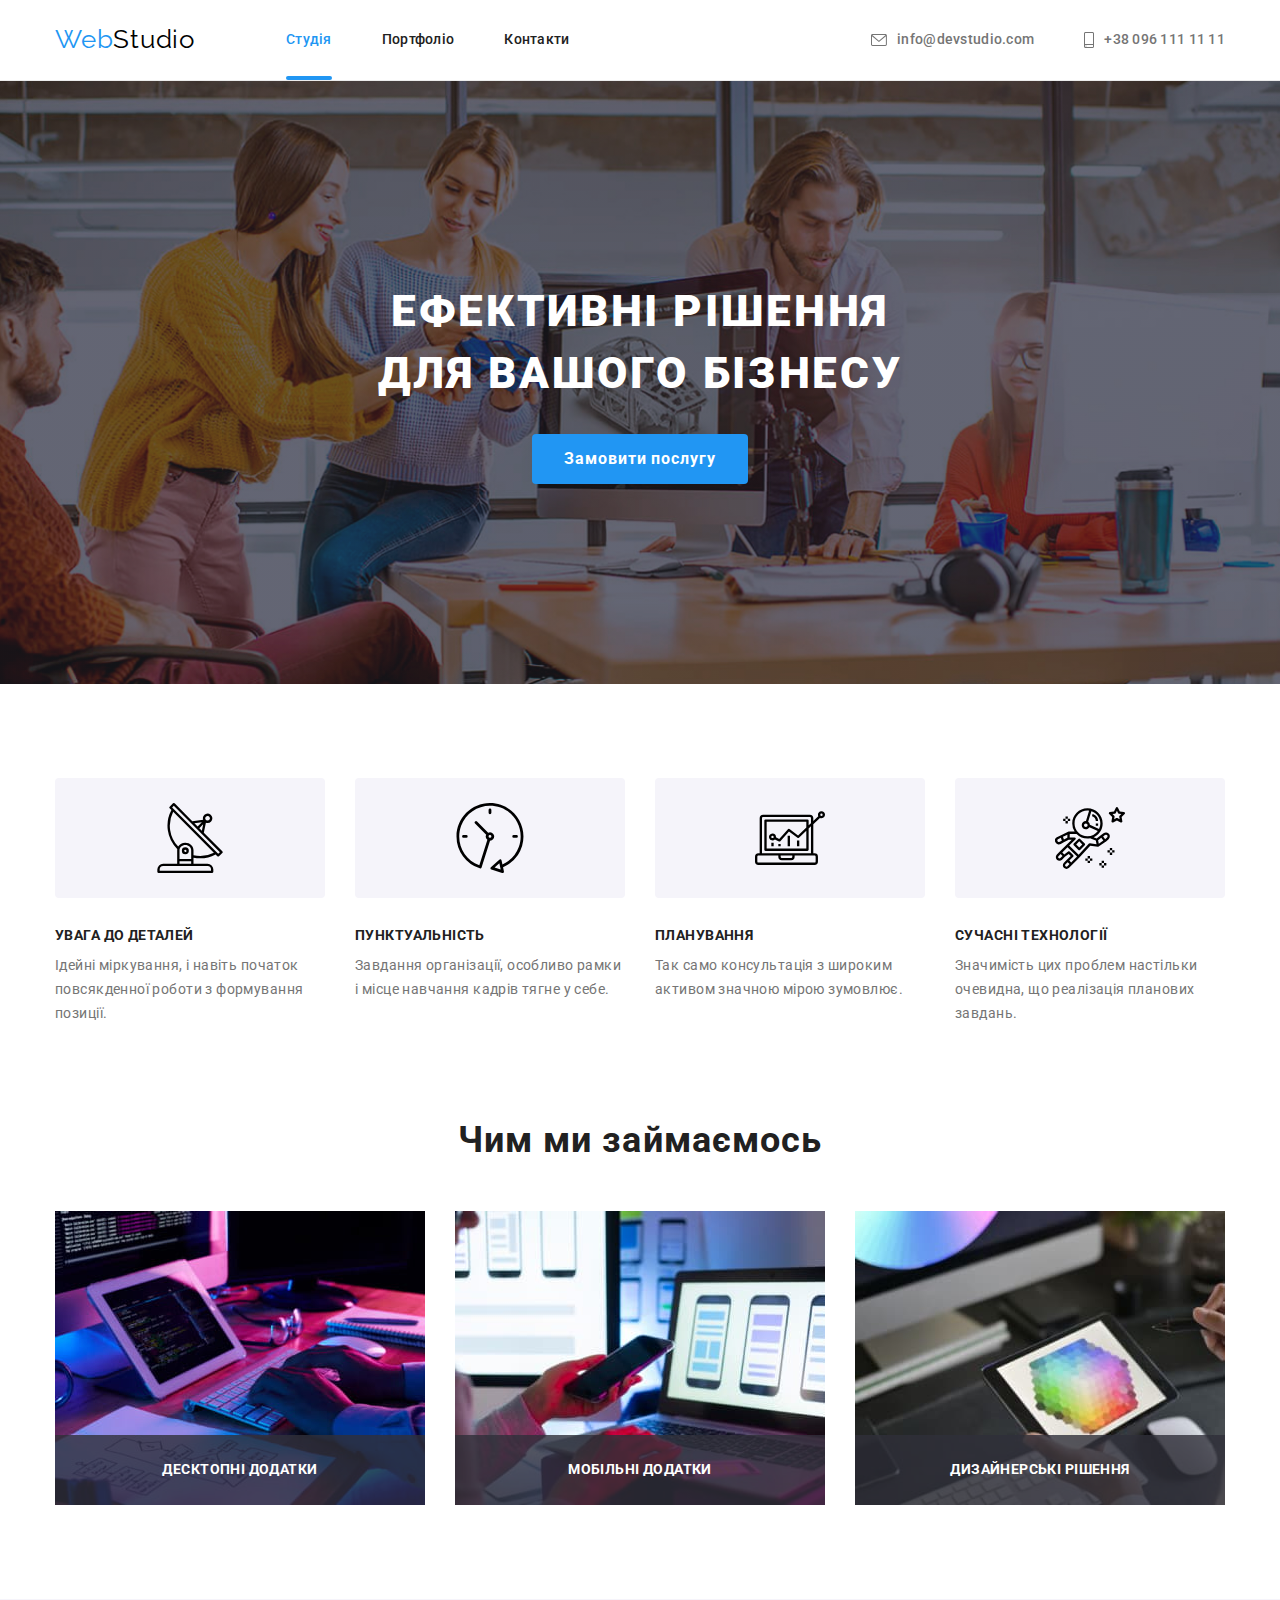
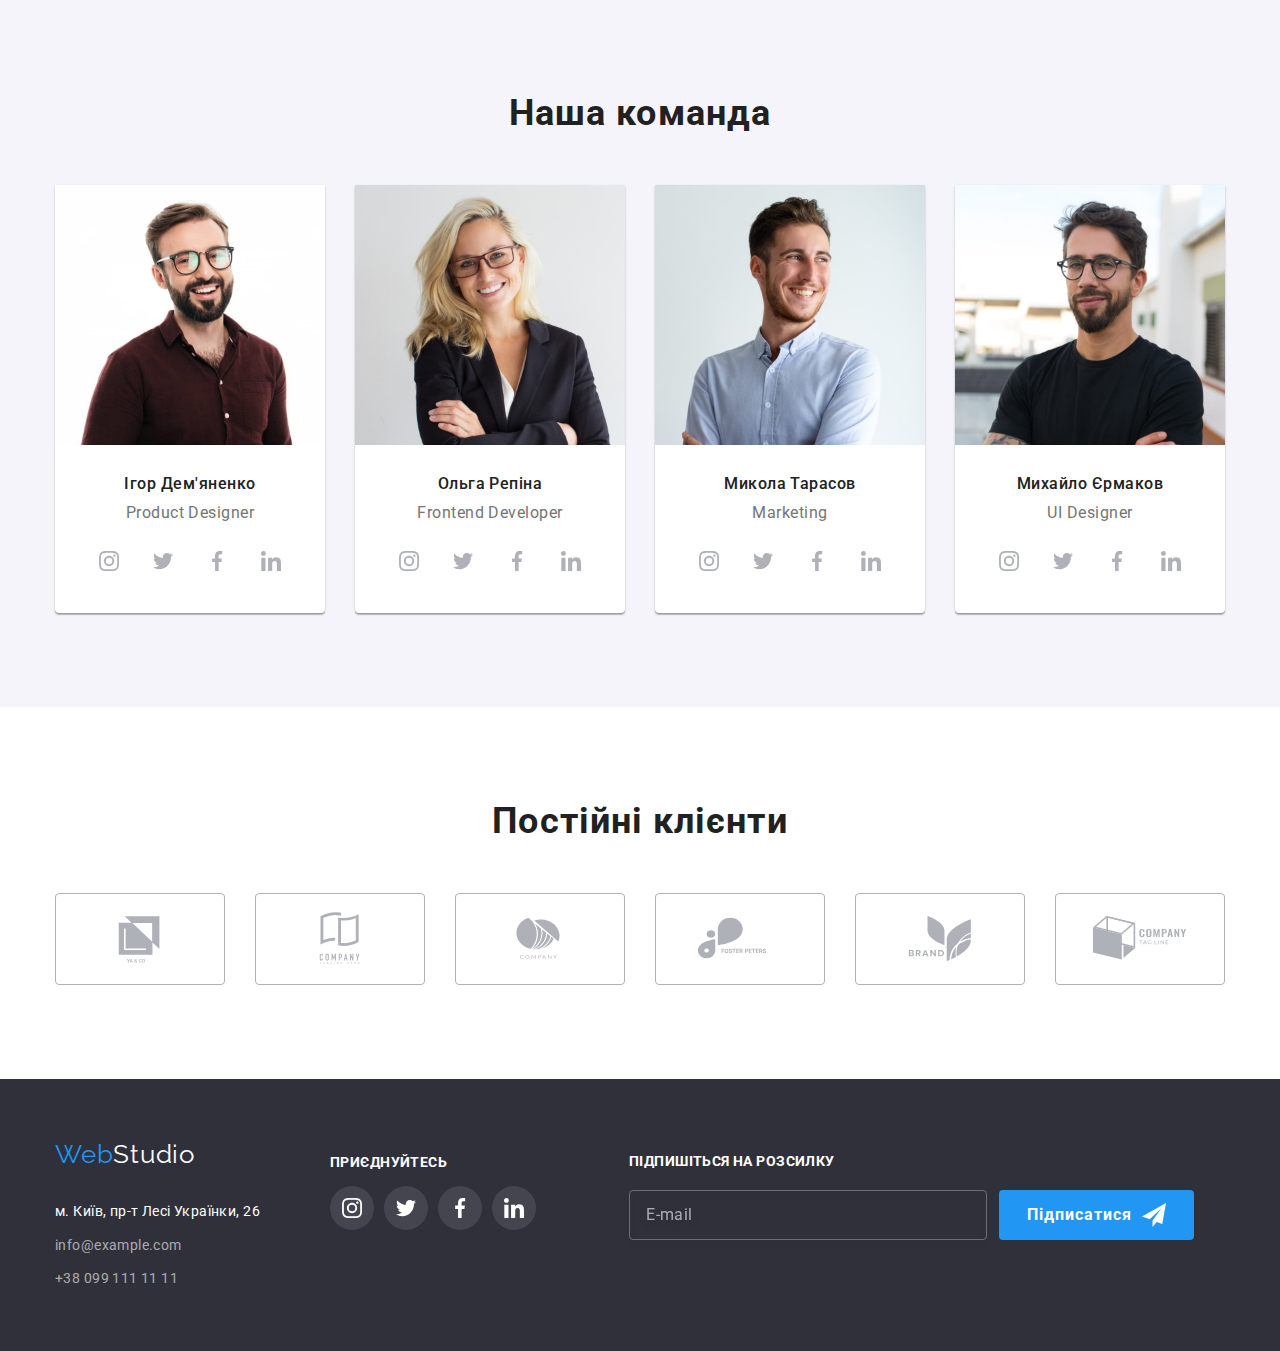
<file: index.html>
<!DOCTYPE html>
<html lang="uk">

<head>
  <meta charset="UTF-8" />
  <meta http-equiv="X-UA-Compatible" content="IE=edge" />
  <meta name="viewport" content="width=device-width, initial-scale=1.0" />
  <title>Document</title>
  <link rel="preconnect" href="https://fonts.googleapis.com" />
  <link rel="preconnect" href="https://fonts.gstatic.com" crossorigin />
  <link href="https://fonts.googleapis.com/css2?family=Raleway:wght@700&family=Roboto:wght@400;500;700;900&display=swap"
    rel="stylesheet" />
  <link rel="stylesheet"
    href="https://cdnjs.cloudflare.com/ajax/libs/modern-normalize/1.0.0/modern-normalize.min.css" />
  <link rel="stylesheet" href="./css/style.css" />
</head>

<body>
  <!-- Шапка -->
  <header class="header">
    <div class="container header-container">
      <a class="header-logo link logo" href="./index.html">Web<span class="part-logo">Studio</span></a>
      <nav>
        <ul class="navigation list">
          <li><a class="link current">Студія</a></li>
          <li><a class="link" href="./portfolio.html">Портфоліо</a></li>
          <li><a class="link" href="">Контакти</a></li>
        </ul>
      </nav>
      <ul class="header-contacts list">
        <li>
          <a class="link" href="mailto:info@devstudio.com">
            <svg class="icon" width="16" height="12">
              <use href="./images/symbol-defs.svg#icon-letter"></use>
            </svg>
            info@devstudio.com</a>
        </li>
        <li><a class="link" href="tel:+380961111111">
            <svg class="icon" width="10" height="16">
              <use href="./images/symbol-defs.svg#icon-phone"></use>
            </svg>
            +38 096 111 11 11</a></li>
      </ul>
    </div>
  </header>
  <!-- Основной контент сайта -->
  <main>
    <!-- Блок "герой"-->
    <section class="hero">
      <h1 class="main-title">
        Ефективні рішення <br />
        для вашого бізнесу
      </h1>
      <button type="button" class="button order-service" data-modal-open>Замовити послугу</button>
    </section>

    <section class="qualities">
      <div class="container">
        <!-- Заголовок секции которого нет в макете (нужно будет скрыть) -->
        <h2 class="section-header is-hidden">Наші якості</h2>
        <ul class="qualities-list list">
          <li class="item">
            <div class="box">
              <svg class="icon">
                <use href="./images/symbol-defs.svg#icon-antenna"></use>
              </svg>
            </div>
            <h3 class="title">Увага до деталей</h3>
            <p class="text">
              Ідейні міркування, і навіть початок повсякденної роботи з формування позиції.
            </p>
          </li>
          <li class="item">
            <div class="box">
              <svg class="icon">
                <use href="./images/symbol-defs.svg#icon-clock"></use>
              </svg>
            </div>
            <h3 class="title">Пунктуальність</h3>
            <p class="text">
              Завдання організації, особливо рамки і місце навчання кадрів тягне у себе.
            </p>
          </li>
          <li class="item">
            <div class="box">
              <svg class="icon">
                <use href="./images/symbol-defs.svg#icon-diagram"></use>
              </svg>
            </div>
            <h3 class="title">Планування</h3>
            <p class="text">Так само консультація з широким активом значною мірою зумовлює.</p>
          </li>
          <li class="item">
            <div class="box">
              <svg class="icon">
                <use href="./images/symbol-defs.svg#icon-astronaut"></use>
              </svg>
            </div>
            <h3 class="title">Сучасні технології</h3>
            <p class="text">
              Значимість цих проблем настільки очевидна, що реалізація планових завдань.
            </p>
          </li>
        </ul>
      </div>
    </section>

    <!-- Секция Чем мы занимаеся -->
    <section class="we-doing">
      <div class="container ">
        <h2 class="section-header">Чим ми займаємось</h2>
        <ul class="list we-doing-list">
          <li class="item">
            <img src="./images/box-1.jpg" alt="Чоловік займається програмуванням" width="370" />
            <p class="we-doing-text">Десктопні додатки</p>
          </li>
          <li class="item">
            <img src="./images/box-2.jpg" alt="Дівчина синхронізовує компьютер з телефоном" width="370" />
            <p class="we-doing-text">Мобільні додатки</p>
          </li>
          <li class="item">
            <img src="./images/box-3.jpg" alt="Планшет з палітрою кольорів" width="370" />
            <p class="we-doing-text">Дизайнерські рішення</p>
          </li>
        </ul>
      </div>
    </section>

    <!-- Секция "Наша команда" -->
    <section class="our-team">
      <div class="container">
        <h2 class="section-header">Наша команда</h2>
        <ul class="teams list">
          <li class="item">
            <img src="./images/team-card-1.jpg" alt="Фото Ігора Дем'яненко" width="270" />
            <div class="box">
              <h3 class="title">Ігор Дем'яненко</h3>
              <p class="text">Product Designer</p>
              <ul class="soc-media">
                <li class="media-item">
                  <a class="media-link link" href="">
                    <svg class="icon" width="20" height="20">
                      <use href="./images/symbol-defs.svg#icon-instagram"></use>
                    </svg>
                  </a>
                </li>
                <li class="media-item">
                  <a class="media-link link" href="">
                    <svg class="icon" width="20" height="20">
                      <use href="./images/symbol-defs.svg#icon-twitter"></use>
                    </svg>
                  </a>
                </li>
                <li class="media-item">
                  <a class="media-link link" href="">
                    <svg class="icon" width="20" height="20">
                      <use href="./images/symbol-defs.svg#icon-facebook"></use>
                    </svg>
                  </a>
                </li>
                <li class="media-item">
                  <a class="media-link link" href="">
                    <svg class="icon" width="20" height="20">
                      <use href="./images/symbol-defs.svg#icon-linkedin"></use>
                    </svg>
                  </a>
                </li>
              </ul>
            </div>
          </li>
          <li class="item">
            <img src="./images/team-card-2.jpg" alt="Фото Ольги Репіної" width="270" />
            <div class="box">
              <h3 class="title">Ольга Репіна</h3>
              <p class="text">Frontend Developer</p>
              <ul class="soc-media">
                <li class="media-item">
                  <a class="media-link link" href="">
                    <svg class="icon" width="20" height="20">
                      <use href="./images/symbol-defs.svg#icon-instagram"></use>
                    </svg>
                  </a>
                </li>
                <li class="media-item">
                  <a class="media-link link" href="">
                    <svg class="icon" width="20" height="20">
                      <use href="./images/symbol-defs.svg#icon-twitter"></use>
                    </svg>
                  </a>
                </li>
                <li class="media-item">
                  <a class="media-link link" href="">
                    <svg class="icon" width="20" height="20">
                      <use href="./images/symbol-defs.svg#icon-facebook"></use>
                    </svg>
                  </a>
                </li>
                <li class="media-item">
                  <a class="media-link link" href="">
                    <svg class="icon" width="20" height="20">
                      <use href="./images/symbol-defs.svg#icon-linkedin"></use>
                    </svg>
                  </a>
                </li>
              </ul>
            </div>
          </li>
          <li class="item">
            <img src="./images/team-card-3.jpg" alt="Фото Миколи Тарасова" width="270" />
            <div class="box">
              <h3 class="title">Микола Тарасов</h3>
              <p class="text">Marketing</p>
              <ul class="soc-media">
                <li class="media-item">
                  <a class="media-link link" href="">
                    <svg class="icon" width="20" height="20">
                      <use href="./images/symbol-defs.svg#icon-instagram"></use>
                    </svg>
                  </a>
                </li>
                <li class="media-item">
                  <a class="media-link link" href="">
                    <svg class="icon" width="20" height="20">
                      <use href="./images/symbol-defs.svg#icon-twitter"></use>
                    </svg>
                  </a>
                </li>
                <li class="media-item">
                  <a class="media-link link" href="">
                    <svg class="icon" width="20" height="20">
                      <use href="./images/symbol-defs.svg#icon-facebook"></use>
                    </svg>
                  </a>
                </li>
                <li class="media-item">
                  <a class="media-link link" href="">
                    <svg class="icon" width="20" height="20">
                      <use href="./images/symbol-defs.svg#icon-linkedin"></use>
                    </svg>
                  </a>
                </li>
              </ul>
            </div>
          </li>
          <li class="item">
            <img src="./images/team-card-4.jpg" alt="Фото Михаила Єрмакова" width="270" />
            <div class="box">
              <h3 class="title">Михайло Єрмаков</h3>
              <p class="text">UI Designer</p>
              <ul class="soc-media">
                <li class="media-item">
                  <a class="media-link link" href="">
                    <svg class="icon" width="20" height="20">
                      <use href="./images/symbol-defs.svg#icon-instagram"></use>
                    </svg>
                  </a>
                </li>
                <li class="media-item">
                  <a class="media-link link" href="">
                    <svg class="icon" width="20" height="20">
                      <use href="./images/symbol-defs.svg#icon-twitter"></use>
                    </svg>
                  </a>
                </li>
                <li class="media-item">
                  <a class="media-link link" href="">
                    <svg class="icon" width="20" height="20">
                      <use href="./images/symbol-defs.svg#icon-facebook"></use>
                    </svg>
                  </a>
                </li>
                <li class="media-item">
                  <a class="media-link link" href="">
                    <svg class="icon" width="20" height="20">
                      <use href="./images/symbol-defs.svg#icon-linkedin"></use>
                    </svg>
                  </a>
                </li>
              </ul>
            </div>
          </li>
        </ul>
      </div>
    </section>

    <!-- Секция наши клиенты -->
    <section class="clients">
      <div class="container">
        <h2 class="section-header">Постійні клієнти</h2>
        <ul class="clients-labels">
          <li class="item"><a href="#" class="link">
              <svg class="icon" width="106" height="60">
                <use href="./images/symbol-defs.svg#icon-Logo"></use>
              </svg>
            </a></li>
          <li class="item"><a href="#" class="link">
              <svg class="icon" width="106" height="60">
                <use href="./images/symbol-defs.svg#icon-Logo-1"></use>
              </svg>
            </a></li>
          <li class="item"><a href="#" class="link">
              <svg class="icon" width="106" height="60">
                <use href="./images/symbol-defs.svg#icon-Logo-2"></use>
              </svg>
            </a></li>
          <li class="item"><a href="#" class="link"><svg class="icon" width="106" height="60">
                <use href="./images/symbol-defs.svg#icon-Logo-3"></use>
              </svg></a></li>
          <li class="item"><a href="#" class="link"><svg class="icon" width="106" height="60">
                <use href="./images/symbol-defs.svg#icon-Logo-4"></use>
              </svg></a></li>
          <li class="item"><a href="#" class="link"><svg class="icon" width="106" height="60">
                <use href="./images/symbol-defs.svg#icon-Logo-5"></use>
              </svg></a></li>
        </ul>
      </div>
    </section>
  </main>
  <!-- Основной Футер (подвал) сайта-->
  <footer class="footer">
    <div class="container">
      <div class="box">
        <a class="footer-logo link logo" href="./index.html">Web<span class="part-logo-footer">Studio</span></a>
        <address>
          <ul class="footer-contacts list">
            <li><a href="" class="link home">м. Київ, пр-т Лесі Українки, 26</a></li>
            <li><a href="mailto:info@example.com" class="link mail">info@example.com</a></li>
            <li><a href="tel:+380991111111" class="link tel">+38 099 111 11 11</a></li>
          </ul>
        </address>
      </div>

      <div class="footer-media">
        <h2 class="media-header">приєднуйтесь</h2>
        <ul class="soc-media footer-soc-media">
          <li class="media-item">
            <a class="media-link link" href="">
              <svg class="icon" width="20" height="20">
                <use href="./images/symbol-defs.svg#icon-instagram"></use>
              </svg>
            </a>
          </li>
          <li class="media-item">
            <a class="media-link link" href="">
              <svg class="icon" width="20" height="20">
                <use href="./images/symbol-defs.svg#icon-twitter"></use>
              </svg>
            </a>
          </li>
          <li class="media-item">
            <a class="media-link link" href="">
              <svg class="icon" width="20" height="20">
                <use href="./images/symbol-defs.svg#icon-facebook"></use>
              </svg>
            </a>
          </li>
          <li class="media-item">
            <a class="media-link link" href="">
              <svg class="icon" width="20" height="20">
                <use href="./images/symbol-defs.svg#icon-linkedin"></use>
              </svg>
            </a>
          </li>
        </ul>

      </div>

      <form class="footer-form" autocomplete="off">
        <h2 class="footer-form-title">Підпишіться на розсилку</h2>
        <div class="footer-holder">
          <label for="email-footer">
            <input class="input-footer" type="email" name="email-footer" id="email-footer" placeholder="E-mail">
          </label>
          <button class="button footer-btn" type="submit"><span>Підписатися</span>
            <svg class="icon" width="24" height="24">
              <use href="./images/symbol-defs.svg#icon-send"></use>
            </svg>
          </button>
        </div>
      </form>

    </div>
  </footer>
  <div class="backdrop closed" data-modal>
    <div class="modal ">
      <form class="form" autocomplete="off">
        <h2 class="form-title">Залиште свої дані, ми вам передзвонимо</h2>


        <ul class="form-list">
          <li class="item">
            <label class="label" for="name">Ім'я</label>
            <div class="box">
              <input class="input name-input" type="text" id="name" name="name">
              <svg class="icon" width="18" height="18">
                <use href="./images/symbol-defs.svg#icon-person"></use>
              </svg>

            </div>
          </li>
          <li class="item"><label class="label" for="phone">Телефон</label>
            <div class="box">
              <input class="input phone-input" type="tel" id="phone" name="tel">
              <svg class="icon" width="18" height="18">
                <use href="./images/symbol-defs.svg#icon-tel"></use>
              </svg>
            </div>
          </li>
          <li class="item"><label class="label" for="email">Пошта</label>
            <div class="box">
              <input class="input phone-input" type="email" id="email" name="mail">
              <svg class="icon" width="18" height="18">
                <use href="./images/symbol-defs.svg#icon-email"></use>
              </svg>

            </div>
          </li>
          <li class="item"><label class="label" for="comments">Коментар</label>
            <textarea class="textarea-comment" placeholder="Введіть текст" name="comment" id="comments" cols="30"
              rows="10"></textarea>
          </li>

        </ul>
        <label class="lable checkbox-lable" for="checkbox">
          <input class="checkbox" type="checkbox" name="checkbox" id="checkbox">
          <span class="checkbox-text">Погоджуюся з розсилкою та приймаю&nbsp;</span><a class="checkbox-link"
            href="#">Умови
            договору</a>
          <div class="cust-checkbox">
            <svg class="checkbox-icon" width="18" height="18">
              <use href="./images/symbol-defs.svg#icon-vector"></use>
            </svg>
          </div>

        </label>
        <button class="button btn-submit" type="submit">Відправити</button>

      </form>
      <button class="close-modal" type="button" data-modal-close>
        <svg width="11" height="11">
          <use href="./images/symbol-defs.svg#icon-cross"></use>
        </svg>
      </button>
    </div>
  </div>
  <script src="./js/test.js"></script>
</body>

</html>
</file>
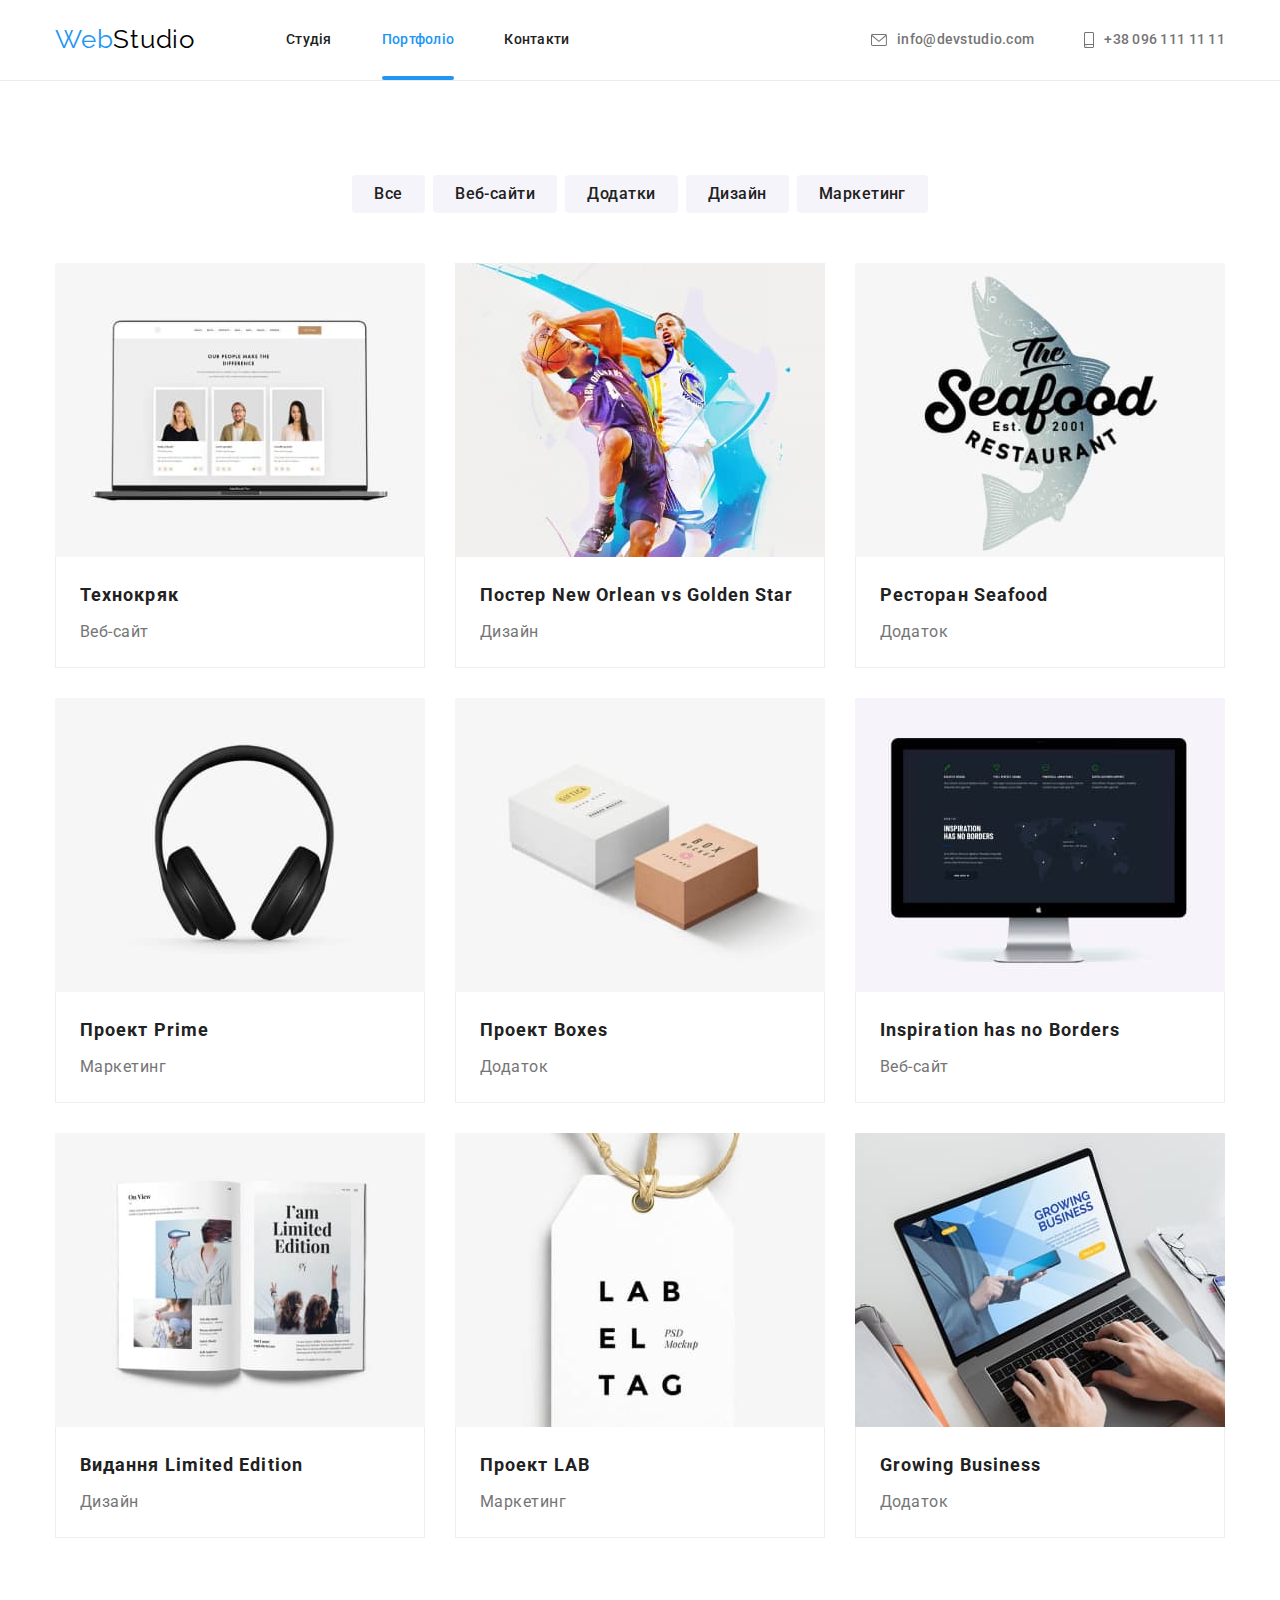
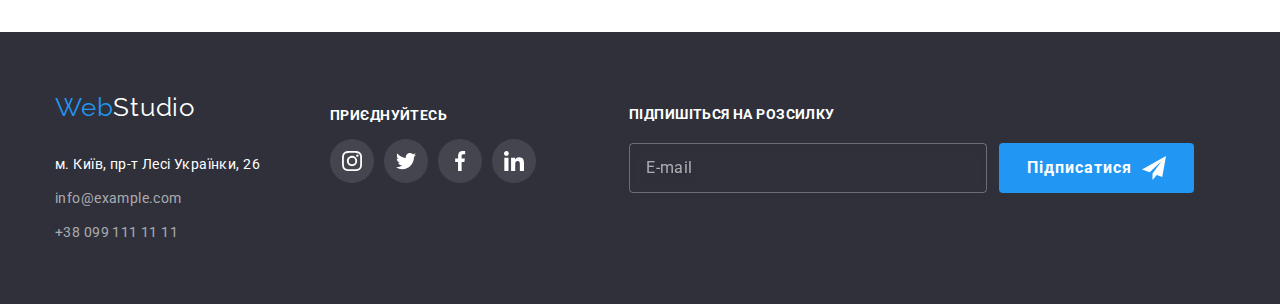
<file: portfolio.html>
<!DOCTYPE html>
<html lang="ru">

<head>
  <meta charset="UTF-8" />
  <meta http-equiv="X-UA-Compatible" content="IE=edge" />
  <meta name="viewport" content="width=device-width, initial-scale=1.0" />
  <title>Document</title>
  <link rel="preconnect" href="https://fonts.googleapis.com" />
  <link rel="preconnect" href="https://fonts.gstatic.com" crossorigin />
  <link href="https://fonts.googleapis.com/css2?family=Raleway:wght@700&family=Roboto:wght@400;500;700;900&display=swap"
    rel="stylesheet" />
  <link rel="stylesheet"
    href="https://cdnjs.cloudflare.com/ajax/libs/modern-normalize/1.0.0/modern-normalize.min.css" />
  <link rel="stylesheet" href="./css/style.css" />
</head>

<body>
  <!-- Основная шапка сайта -->
  <header class="header">
    <div class="container header-container">
      <a class="header-logo link logo" href="./index.html">Web<span class="part-logo">Studio</span></a>
      <nav>
        <ul class="navigation list">
          <li><a class="link " href="./index.html">Студія</a></li>
          <li><a class="link current" href="">Портфоліо</a></li>
          <li><a class="link" href="">Контакти</a></li>
        </ul>
      </nav>
      <ul class="header-contacts list">
        <li>
          <a class="link" href="mailto:info@devstudio.com">
            <svg class="icon" width="16" height="12">
              <use href="./images/symbol-defs.svg#icon-letter"></use>
            </svg>
            info@devstudio.com</a>
        </li>
        <li><a class="link" href="tel:+380961111111">
            <svg class="icon" width="10" height="16">
              <use href="./images/symbol-defs.svg#icon-phone"></use>
            </svg>
            +38 096 111 11 11</a></li>
      </ul>
    </div>
  </header>
  <!-- Основной контент сайта -->
  <main>
    <section class="portfolio">
      <div class="container">
        <h1 class="is-hidden">Проекти</h1>
        <ul class="btn-list list">
          <li class="item"><button type="button" class="button filter">Все</button></li>
          <li class="item"><button type="button" class="button filter">Веб-сайти</button></li>
          <li class="item"><button type="button" class="button filter">Додатки</button></li>
          <li class="item"><button type="button" class="button filter">Дизайн</button></li>
          <li class="item"><button type="button" class="button filter">Маркетинг</button></li>
        </ul>
        <ul class="projects list">
          <li class="item">
            <a class="link" href="">
              <div class="holder">
                <img src="./images/img.jpg" alt="Экран ноутбука" width="370" />
                <div class="overlay">
                  <p class="overlay-text">Ресурс пропонує комплексні пропозиції з різним рівнем функціоналу та сервісів.
                    Все це дозволить
                    відвідувачу отримати
                    вичерпні відомості про компанію чи приватну особу.</p>
                </div>
              </div>
              <div class="box">
                <h2 class="title">Технокряк</h2>
                <p class="text">Веб-сайт</p>
              </div>
            </a>
          </li>
          <li class="item">
            <a href="" class="link">
              <div class="holder"><img src="./images/img-1.jpg" alt="Два баскетболиста" width="370" />
                <div class="overlay">
                  <p class="overlay-text">Ресурс пропонує комплексні пропозиції з різним рівнем функціоналу та сервісів.
                    Все це дозволить
                    відвідувачу отримати
                    вичерпні відомості про компанію чи приватну особу.</p>
                </div>
              </div>
              <div class="box">
                <h2 class="title">Постер New Orlean vs Golden Star</h2>
                <p class="text">Дизайн</p>
              </div>
            </a>
          </li>
          <li class="item">
            <a href="" class="link">
              <div class="holder"><img src="./images/img-2.jpg" alt="Логотип ресторана в виде рыбы" width="370" />
                <div class="overlay">
                  <p class="overlay-text">Ресурс пропонує комплексні пропозиції з різним рівнем функціоналу та сервісів.
                    Все це дозволить
                    відвідувачу отримати
                    вичерпні відомості про компанію чи приватну особу.</p>
                </div>
              </div>
              <div class="box">
                <h2 class="title">Ресторан Seafood</h2>
                <p class="text">Додаток</p>
              </div>
            </a>
          </li>
          <li class="item">
            <a href="" class="link">
              <div class="holder"><img src="./images/img-3.jpg" alt="Наушники" width="370" />
                <div class="overlay">
                  <p class="overlay-text">Ресурс пропонує комплексні пропозиції з різним рівнем функціоналу та сервісів.
                    Все це дозволить
                    відвідувачу отримати
                    вичерпні відомості про компанію чи приватну особу.</p>
                </div>
              </div>
              <div class="box">
                <h2 class="title">Проект Prime</h2>
                <p class="text">Маркетинг</p>
              </div>
            </a>
          </li>
          <li class="item">
            <a href="" class="link">
              <div class="holder"><img src="./images/img-4.jpg" alt="Две коробочки" width="370" />
                <div class="overlay">
                  <p class="overlay-text">Ресурс пропонує комплексні пропозиції з різним рівнем функціоналу та сервісів.
                    Все це дозволить
                    відвідувачу отримати
                    вичерпні відомості про компанію чи приватну особу.</p>
                </div>
              </div>
              <div class="box">
                <h2 class="title">Проект Boxes</h2>
                <p class="text">Додаток</p>
              </div>
            </a>
          </li>
          <li class="item">
            <a href="" class="link">
              <div class="holder"><img src="./images/img-5.jpg" alt="Монитор" width="370" />
                <div class="overlay">
                  <p class="overlay-text">Ресурс пропонує комплексні пропозиції з різним рівнем функціоналу та сервісів.
                    Все це дозволить
                    відвідувачу отримати
                    вичерпні відомості про компанію чи приватну особу.</p>
                </div>
              </div>
              <div class="box">
                <h2 class="title">Inspiration has no Borders</h2>
                <p class="text">Веб-сайт</p>
              </div>
            </a>
          </li>
          <li class="item">
            <a href="" class="link">
              <div class="holder"><img src="./images/img-6.jpg" alt="Журнал" width="370" />
                <div class="overlay">
                  <p class="overlay-text">Ресурс пропонує комплексні пропозиції з різним рівнем функціоналу та сервісів.
                    Все це дозволить
                    відвідувачу отримати
                    вичерпні відомості про компанію чи приватну особу.</p>
                </div>
              </div>
              <div class="box">
                <h2 class="title">Видання Limited Edition</h2>
                <p class="text">Дизайн</p>
              </div>
            </a>
          </li>
          <li class="item">
            <a href="" class="link">
              <div class="holder"><img src="./images/img-7.jpg" alt="Ярлык" width="370" />
                <div class="overlay">
                  <p class="overlay-text">Ресурс пропонує комплексні пропозиції з різним рівнем функціоналу та сервісів.
                    Все це дозволить
                    відвідувачу отримати
                    вичерпні відомості про компанію чи приватну особу.</p>
                </div>
              </div>
              <div class="box">
                <h2 class="title">Проект LAB</h2>
                <p class="text">Маркетинг</p>
              </div>
            </a>
          </li>
          <li class="item">
            <a href="" class="link">
              <div class="holder"><img src="./images/img-8.jpg" alt="Ноутбук" width="370" />
                <div class="overlay">
                  <p class="overlay-text">Ресурс пропонує комплексні пропозиції з різним рівнем функціоналу та сервісів.
                    Все це дозволить
                    відвідувачу отримати
                    вичерпні відомості про компанію чи приватну особу.</p>
                </div>
              </div>
              <div class="box">
                <h2 class="title">Growing Business</h2>
                <p class="text">Додаток</p>
              </div>
            </a>
          </li>
        </ul>
      </div>
    </section>
  </main>
  <!-- Основной Футер (подвал) сайта-->
  <footer class="footer">
    <div class="container">
      <div class="box">
        <a class="footer-logo link logo" href="./index.html">Web<span class="part-logo-footer">Studio</span></a>
        <address>
          <ul class="footer-contacts list">
            <li><a href="" class="link home">м. Київ, пр-т Лесі Українки, 26</a></li>
            <li><a href="mailto:info@example.com" class="link mail">info@example.com</a></li>
            <li><a href="tel:+380991111111" class="link tel">+38 099 111 11 11</a></li>
          </ul>
        </address>
      </div>

      <div class="footer-media">
        <h2 class="media-header">приєднуйтесь</h2>
        <ul class="soc-media footer-soc-media">
          <li class="media-item">
            <a class="media-link link" href="">
              <svg class="icon" width="20" height="20">
                <use href="./images/symbol-defs.svg#icon-instagram"></use>
              </svg>
            </a>
          </li>
          <li class="media-item">
            <a class="media-link link" href="">
              <svg class="icon" width="20" height="20">
                <use href="./images/symbol-defs.svg#icon-twitter"></use>
              </svg>
            </a>
          </li>
          <li class="media-item">
            <a class="media-link link" href="">
              <svg class="icon" width="20" height="20">
                <use href="./images/symbol-defs.svg#icon-facebook"></use>
              </svg>
            </a>
          </li>
          <li class="media-item">
            <a class="media-link link" href="">
              <svg class="icon" width="20" height="20">
                <use href="./images/symbol-defs.svg#icon-linkedin"></use>
              </svg>
            </a>
          </li>
        </ul>

      </div>

      <form class="footer-form" autocomplete="off">
        <h2 class="footer-form-title">Підпишіться на розсилку</h2>
        <div class="footer-holder">
          <label for="email-footer">
            <input class="input-footer" type="email" name="email-footer" id="email-footer" placeholder="E-mail">
          </label>
          <button class="button footer-btn" type="submit"><span>Підписатися</span>
            <svg class="icon" width="24" height="24">
              <use href="./images/symbol-defs.svg#icon-send"></use>
            </svg>
          </button>
        </div>
      </form>

    </div>
  </footer>


</body>

</html>
</file>
<file: css/style.css>
:root {
  --background-page-color: #e5e5e5;
  --title-text-color: #212121;
  --paragraph-text-color: #757575;
  --accent-color: #2196f3;
  --black-text-color: #000000;
  --white-text-color: #ffffff;
  --bgc-footer: #2f303a;
  --bgc-teams: #f5f4fa;
}

*,
*::before,
*::after {
  box-sizing: border-box;
}

h1,
h2,
h3,
p,
ul {
  margin: 0;
  padding: 0;
}

img {
  max-width: 100%;
  display: block;
}

*:focus {
  outline-color: var(--accent-color);
}

/* Убираем подчеркивание ссылок */
.link {
  text-decoration: none;
}
/* Убираем маркеры в списках */
ul {
  list-style-type: none;
}

body {
  color: var(--title-text-color);
  background-color: var(--white-text-color);
  font-family: 'Roboto', sans-serif;
}

/* Логотип */
.logo {
  color: var(--accent-color);
}
.header-logo,
.footer-logo {
  font-family: 'Raleway', sans-serif;
}

.link {
  font-size: 26px;
  line-height: 1.2;
  letter-spacing: 0.03em;
  transition: color 250ms cubic-bezier(0.4, 0, 0.2, 1), fill 250ms cubic-bezier(0.4, 0, 0.2, 1),
    border 250ms cubic-bezier(0.4, 0, 0.2, 1), background-color 250ms cubic-bezier(0.4, 0, 0.2, 1),
    box-shadow 250ms cubic-bezier(0.4, 0, 0.2, 1);
}

.button.filter {
  transition: color 250ms cubic-bezier(0.4, 0, 0.2, 1), border 250ms cubic-bezier(0.4, 0, 0.2, 1),
    background-color 250ms cubic-bezier(0.4, 0, 0.2, 1),
    box-shadow 250ms cubic-bezier(0.4, 0, 0.2, 1);
}
.logo .part-logo {
  color: var(--black-text-color);
}
.logo .part-logo-footer {
  color: var(--white-text-color);
}

/* Контейнер */
.container {
  max-width: 1200px;
  margin: 0 auto;
  padding: 0 15px;
}

/* Шапка */
.header {
  padding: 24px 0 25px 0;
  border-bottom: 1px solid #ececec;
}
.header-container {
  display: flex;
  align-items: center;
}
.navigation {
  margin-left: 91px;
  display: flex;
}

/*     >*:not(:last-child) - все дети кроме последнего    */
.navigation > *:not(:last-child) {
  margin-right: 50px;
}

.navigation .link.current {
  position: relative;
  color: var(--accent-color);
}

.link.current::after {
  position: absolute;
  bottom: -1px;
  left: 0;

  width: 100%;
  height: 4px;
  border-radius: 2px;

  content: '';
  background-color: var(--accent-color);
}

.navigation .link {
  padding: 32px 0;

  font-weight: 500;
  font-size: 14px;
  line-height: 1.14;
  letter-spacing: 0.02em;
  color: var(--title-text-color);
}
.navigation .link:focus,
.navigation .link:hover {
  color: var(--accent-color);
}

.header-contacts {
  display: flex;
  margin-left: auto;
}
.header-contacts > *:not(:last-child) {
  margin-right: 50px;
}

.header-contacts .link {
  /* padding: 32px 0; */
  display: flex;
  align-items: center;

  /* font-family: 'Roboto'; */
  font-weight: 500;
  font-size: 14px;
  line-height: 1.14;
  letter-spacing: 0.02em;
  color: var(--paragraph-text-color);
  fill: var(--paragraph-text-color);
}
.header-contacts .icon {
  margin-right: 10px;
}

.header-contacts .link:focus,
.header-contacts .link:hover {
  color: var(--accent-color);
  fill: var(--accent-color);
}

/* Футер */
.footer {
  /* margin: 0 auto; */
  padding: 60px 0;
  background-color: var(--bgc-footer);
}
.footer .container {
  display: flex;
}
.footer .box {
  margin-right: 70px;
}
.footer-media {
  padding-top: 15px;
}
.footer-soc-media .media-link {
  fill: var(--white-text-color);
  background-color: rgba(255, 255, 255, 0.1);
}

.footer .media-header {
  font-family: 'Roboto';
  font-style: normal;
  font-weight: 700;
  font-size: 14px;
  line-height: 16px;
  letter-spacing: 0.03em;
  text-transform: uppercase;

  color: #ffffff;
}

.footer .list {
  margin-top: 30px;
}

.footer .list > *:not(:last-child) {
  margin-bottom: 10px;
}

.footer-contacts .link {
  font-style: normal;
  font-size: 14px;
  line-height: 1.7;
  letter-spacing: 0.03em;
  color: rgba(255, 255, 255, 0.6);
}
.footer-contacts .home {
  color: var(--white-text-color);
}
.footer-contacts .link:focus,
.footer-contacts .link:hover {
  color: var(--accent-color);
}
.footer-form {
  padding-top: 15px;
  margin-left: 93px;
}
.footer-form-title {
  font-size: 14px;
  line-height: 1.14;
  letter-spacing: 0.03em;
  text-transform: uppercase;
  color: var(--white-text-color);
  margin-bottom: 20px;
}

.footer-btn {
  padding: 10px 28px;
  display: flex;
  align-items: center;
  cursor: pointer;
  margin: 0 auto;
  /* margin-top: 30px; */
  background-color: var(--accent-color);
  padding: 10px 28px;
  font-weight: 700;
  font-size: 16px;
  line-height: 1.88;
  letter-spacing: 0.06em;
  color: var(--white-text-color);
}
.footer-btn .icon {
  margin-left: 10px;
  fill: var(--white-text-color);
}

.footer-holder {
  display: flex;
}

.input-footer {
  padding: 15px 0;
  padding-left: 16px;
  width: 358px;
  margin-right: 12px;
  border: 1px solid rgba(255, 255, 255, 0.3);
  box-sizing: border-box;
  filter: drop-shadow(0px 4px 4px rgba(0, 0, 0, 0.15));
  border-radius: 4px;
  background-color: inherit;
  color: var(--white-text-color);

  filter: drop-shadow(0px 4px 4px rgba(0, 0, 0, 0.15));
  border-radius: 4px;
}

.input-footer::placeholder {
  font-size: 16px;
  line-height: 1.25;
  display: flex;
  align-items: center;
  letter-spacing: 0.03em;
  color: rgba(255, 255, 255, 0.6);
}

/* Блок герой */
.hero {
  margin: 0 auto;
  padding: 200px 0;
  max-width: 1600px;

  background-color: var(--bgc-footer);
  text-align: center;
  background-image: linear-gradient(to right, rgba(47, 48, 58, 0.4), rgba(47, 48, 58, 0.4)),
    url(../images/bg-hero.jpg);
  background-repeat: no-repeat;
  background-size: cover;
  background-position: center;
}
.main-title {
  font-weight: 900;
  font-size: 44px;
  line-height: 1.4;
  letter-spacing: 0.06em;
  text-transform: uppercase;
  color: var(--white-text-color);
}
.button.order-service {
  margin-top: 30px;
  padding: 10px 32px;
}

/* Заголовки секций */
.section-header {
  font-size: 36px;
  line-height: 1.16;
  text-align: center;
  letter-spacing: 0.03em;
}
.is-hidden {
  position: absolute;
  white-space: nowrap;
  width: 1px;
  height: 1px;
  overflow: hidden;
  border: 0;
  padding: 0;
  clip: rect(0 0 0 0);
  clip-path: inset(50%);
  margin: -1px;
}

/* Секция наши качества*/
.qualities {
  padding: 94px 0;
}
.qualities-list {
  display: flex;
}

.qualities-list .box {
  display: flex;
  align-items: center;
  justify-content: center;
  height: 120px;
  margin-bottom: 30px;

  border-radius: 4px;
  background-color: var(--bgc-teams);
}

.qualities-list .icon {
  height: 70px;
  width: 70px;
}

.qualities-list .item {
  width: calc((100% - 90px) / 4);
}
.qualities-list .item:not(:last-child) {
  margin-right: 30px;
}

.qualities-list .title {
  font-size: 14px;
  line-height: 1.14;
  letter-spacing: 0.03em;
  text-transform: uppercase;
}
.qualities-list .text {
  margin-top: 10px;

  color: var(--paragraph-text-color);
  font-weight: normal;
  font-size: 14px;
  line-height: 1.7;
  letter-spacing: 0.03em;
}

/* Секция чем мы занимаемся */
.we-doing {
  padding-bottom: 94px;
}
.we-doing-list {
  display: flex;
  margin-top: 50px;
}

.we-doing-list .item:not(:last-child) {
  margin-right: 30px;
}
.we-doing-list .item {
  position: relative;
}

.we-doing-text {
  position: absolute;
  display: flex;
  align-items: center;
  justify-content: center;
  bottom: 0;
  left: 0;

  width: 100%;
  height: 70px;

  color: #ffffff;
  background: rgba(47, 48, 58, 0.8);
  text-transform: uppercase;
  font-weight: 700;
  font-size: 14px;
  line-height: 1.14;
  text-align: center;
  letter-spacing: 0.03em;
}

/* Секция наша команда */
.our-team {
  padding-top: 94px;
  padding-bottom: 94px;
  background-color: var(--bgc-teams);
}
.teams {
  margin-top: 50px;
  display: flex;
}

.teams .item {
  width: calc((100% - 90px) / 4);

  text-align: center;
  background: var(--white-text-color);
  box-shadow: 0px 1px 3px rgba(0, 0, 0, 0.12), 0px 1px 1px rgba(0, 0, 0, 0.14),
    0px 2px 1px rgba(0, 0, 0, 0.2);
  border-radius: 0px 0px 4px 4px;
}
.teams .item:not(:last-child) {
  margin-right: 30px;
}
.teams .box {
  padding: 30px 32px;
}

.teams .title {
  font-weight: 500;
  font-size: 16px;
  line-height: 1.18;
  letter-spacing: 0.03em;
}
.teams .text {
  margin-top: 10px;

  font-size: 16px;
  line-height: 1.18;
  letter-spacing: 0.03em;
  color: var(--paragraph-text-color);
}

.soc-media {
  display: flex;
  margin-top: 16px;
}
.media-link {
  display: flex;
  align-items: center;
  justify-content: center;

  height: 44px;
  width: 44px;
  background-color: var(--white-text-color);
  border-radius: 50%;
  fill: #afb1b8;
}
.media-item:not(:last-child) {
  margin-right: 10px;
}
.media-link:focus,
.media-link:hover {
  background-color: var(--accent-color);
  fill: var(--white-text-color);
  outline: none;
}

/* Секция постоянные клиенты */
.clients {
  padding: 94px 0;
}
.clients-labels {
  display: flex;
  margin-top: 50px;
}
.clients-labels .item:not(:last-child) {
  margin-right: 30px;
}

.clients .link {
  display: flex;
  align-items: center;
  justify-content: center;
  /* padding: 16px 0; */

  height: 92px;
  width: 170px;
  border: 1px solid #afb1b8;
  border-radius: 4px;
  fill: #afb1b8;
}
.clients .link:focus,
.clients .link:hover {
  fill: var(--accent-color);
  border: 1px solid var(--accent-color);
  outline: none;
}

/* Страница portfolio */

.portfolio {
  padding: 94px 0;
}

.btn-list {
  display: flex;
  justify-content: center;
  margin-bottom: 50px;
}
.btn-list .item:not(:last-child) {
  margin-right: 8px;
}

.button.filter {
  min-width: 73px;
  padding: 6px 22px;
}

.projects {
  display: flex;
  flex-wrap: wrap;
  margin: -15px;
}

.projects .item {
  width: 370px;
  margin: 15px;
}

.projects .box {
  padding: 20px 24px;
  border: 1px solid #eeeeee;
  border-top: none;
}
.projects .title {
  font-size: 18px;
  line-height: 2;
  letter-spacing: 0.06em;
  color: #212121;
}

.projects .text {
  margin-top: 4px;

  font-size: 16px;
  line-height: 1.87;
  letter-spacing: 0.03em;
  color: var(--paragraph-text-color);
}
.projects .link {
  display: block;
}

.projects .link:focus,
.projects .link:hover {
  box-shadow: 0px 1px 1px rgba(0, 0, 0, 0.12), 0px 4px 4px rgba(0, 0, 0, 0.06),
    1px 4px 6px rgba(0, 0, 0, 0.16);
}
.holder {
  position: relative;
  overflow: hidden;
}
.overlay {
  position: absolute;
  padding: 63px 24px;
  top: 100%;
  left: 0;

  transition: transform 250ms cubic-bezier(0.4, 0, 0.2, 1);

  background: rgba(33, 150, 243, 0.9);
}

.projects .link:hover .overlay {
  transform: translateY(-100%);
}

.projects .link:focus .overlay {
  transform: translateY(-100%);
}

.overlay-text {
  font-family: 'Roboto';
  font-style: normal;
  font-weight: 400;
  font-size: 18px;
  line-height: 28px;
  /* or 156% */

  letter-spacing: 0.03em;

  color: #ffffff;
}

/* "Оформление кнопок" */

.button {
  border: none;
  border-radius: 4px;
  text-align: center;
}

.order-service.button {
  background-color: var(--accent-color);
  color: var(--white-text-color);
  font-weight: 700;
  font-size: 16px;
  line-height: 1.87;
  align-items: center;
  letter-spacing: 0.06em;
  cursor: pointer;
}

.button.filter {
  background-color: #f5f4fa;
  color: #212121;
  font-weight: 500;
  font-size: 16px;
  line-height: 1.62;
  letter-spacing: 0.03em;
}

.button.filter:hover,
.button.filter:focus {
  cursor: pointer;
  box-shadow: 0px 3px 1px rgba(0, 0, 0, 0.1), 0px 1px 2px rgba(0, 0, 0, 0.08),
    0px 2px 2px rgba(0, 0, 0, 0.12);
  background-color: var(--accent-color);
  color: var(--white-text-color);
}
/* Кнопка закрытия модалки */
.close-modal {
  position: absolute;
  display: flex;
  align-items: center;
  justify-content: center;

  width: 30px;
  height: 30px;
  right: 8px;
  top: 8px;
  border-radius: 50%;

  border: 1px solid rgba(0, 0, 0, 0.1);
  cursor: pointer;
  transition: fill 250ms cubic-bezier(0.4, 0, 0.2, 1);
  background-color: var(--white-text-color);
}
.close-modal:hover {
  fill: var(--accent-color);
}

.btn-submit {
  cursor: pointer;
  display: block;
  margin: 0 auto;
  margin-top: 30px;
  background-color: var(--accent-color);
  padding: 10px 52px;
  font-weight: 700;
  font-size: 16px;
  line-height: 1.88;
  letter-spacing: 0.06em;
  color: #ffffff;
}

/* Backdrop */
.backdrop {
  position: fixed;
  top: 0;
  left: 0;

  width: 100%;
  height: 100%;

  opacity: 1;
  background: rgba(0, 0, 0, 0.2);
  transition: opacity 250ms cubic-bezier(0.4, 0, 0.2, 1);
}

.backdrop.closed {
  opacity: 0;
  pointer-events: none;
}

.modal {
  padding: 40px;
  position: absolute;
  min-width: 528px;
  min-height: 581px;
  background-color: var(--white-text-color);
  top: 50%;
  left: 50%;

  transform: translate(-50%, -50%) scale(1);
  transition: transform 250ms cubic-bezier(0.4, 0, 0.2, 1);
}

.backdrop.closed .modal {
  transform: translate(-50%, -50%) scale(1.1);
}

.form .box {
  margin-top: 4px;
  position: relative;
}
.form-list .item:not(:last-child) {
  margin-bottom: 10px;
}
.form-list {
  margin-bottom: 20px;
}

.form .icon {
  position: absolute;
  top: 11px;
  left: 12px;
}

.input {
  /* padding: 11px 0; */

  height: 40px;
  padding-left: 42px;
  width: 100%;
  border: 1px solid rgba(33, 33, 33, 0.2);
  border-radius: 4px;
}
.form .icon {
  fill: inherit;
  transition: fill 250ms cubic-bezier(0.4, 0, 0.2, 1);
}

.input:focus + .icon {
  fill: var(--accent-color);
}

.label {
  font-size: 12px;
  line-height: 1, 16;
  letter-spacing: 0.01em;
  color: var(--paragraph-text-color);
}

.label:hover,
.input:hover {
  cursor: pointer;
}

.textarea-comment {
  width: 100%;
  resize: none;
  border: 1px solid rgba(33, 33, 33, 0.2);
  border-radius: 4px;
  padding: 12px 16px;
  height: 120px;
  margin-top: 4px;
}

.textarea-comment::placeholder {
  font-size: 12px;
  line-height: 14px;
  letter-spacing: 0.01em;

  color: rgba(117, 117, 117, 0.5);
}

.form-title {
  font-size: 20px;
  line-height: 1, 15;
  text-align: center;
  letter-spacing: 0.03em;
  color: #212121;
  margin-bottom: 12px;
}

.checkbox-link {
  font-size: 14px;
  line-height: 1.71;
  letter-spacing: 0.03em;
  text-decoration-line: underline;
  color: #2196f3;
}

.checkbox-text {
  font-size: 14px;
  line-height: 1.71;
  letter-spacing: 0.03em;
  color: #757575;
  margin-left: 10px;
}

.cust-checkbox {
  position: absolute;
  display: flex;
  align-items: center;
  justify-content: center;
  width: 16px;
  height: 15px;
  background-color: red;
  left: 19px;
  background: var(--white-text-color);
  border: 2px solid #212121;
  border-radius: 2px;
}

.checkbox-lable {
  margin: 0 auto;
  position: relative;
  display: flex;
  align-items: center;
  justify-content: center;
}
.checkbox-lable:hover {
  cursor: pointer;
}
.checkbox:checked ~ .cust-checkbox {
  background-color: var(--accent-color);
  border: none;
}

.checkbox-icon {
  fill: white;
}
</file>
